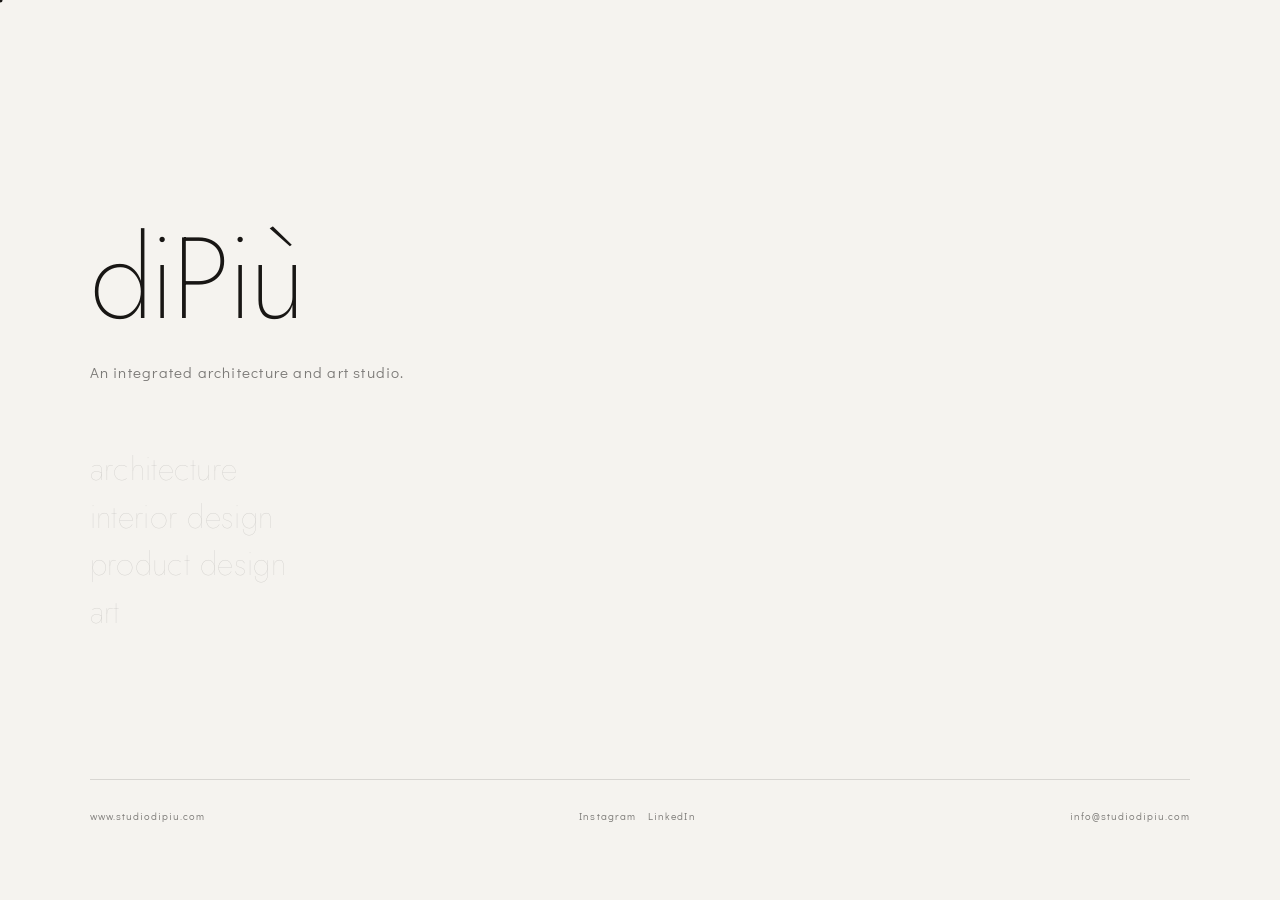
<file: index.html>
<!DOCTYPE html>
<html lang="en">
<head>
  <meta charset="UTF-8" />
  <meta name="viewport" content="width=device-width, initial-scale=1.0" />
  <meta name="description" content="diPiù — An integrated architecture and art studio." />
  <meta name="theme-color" content="#f5f3ef" />
  <title>diPiù — Architecture &amp; Art Studio</title>
  <link rel="preconnect" href="https://fonts.googleapis.com" />
  <link rel="preconnect" href="https://fonts.gstatic.com" crossorigin />
  <link href="https://fonts.googleapis.com/css2?family=Jost:wght@100;200&family=Didact+Gothic&display=swap" rel="stylesheet" />

  <!-- Open Graph -->
  <meta property="og:type"        content="website" />
  <meta property="og:url"         content="https://www.studiodipiu.com/" />
  <meta property="og:title"       content="diPiù — Architecture &amp; Art Studio" />
  <meta property="og:description" content="An integrated architecture and art studio." />
  <meta property="og:image"       content="https://www.studiodipiu.com/og-image.jpg" />

  <!-- Twitter Card -->
  <meta name="twitter:card"        content="summary_large_image" />
  <meta name="twitter:title"       content="diPiù — Architecture &amp; Art Studio" />
  <meta name="twitter:description" content="An integrated architecture and art studio." />
  <meta name="twitter:image"       content="https://www.studiodipiu.com/og-image.jpg" />

  <link rel="stylesheet" href="style.css" />
  <style>
    /* PAGE LAYOUT */
    .page {
      min-height: 100vh;
      display: grid;
      grid-template-rows: 1fr auto;
      padding: clamp(2.5rem, 6vw, 5rem)
               clamp(2rem, 7vw, 7rem)
               clamp(2.5rem, 6vw, 5rem)
               clamp(2rem, 7vw, 7rem);
    }

    .main {
      display: flex;
      flex-direction: column;
      justify-content: center;
    }

    /* ── WORDMARK — "di" then "Più" ── */
    .wordmark {
      font-family: 'Jost', sans-serif;
      font-weight: 200;
      font-size: clamp(3rem, 9vw, 8.5rem);
      letter-spacing: -0.02em;
      line-height: 1;
      color: var(--ink);
    }

    .wm-di {
      display: inline-block;
      opacity: 0;
      transform: translateY(10px);
      animation: fadeUp 0.5s cubic-bezier(0.22,1,0.36,1) 0.2s forwards;
    }

    .wm-piu {
      display: inline-block;
      opacity: 0;
      transform: translateY(10px);
      animation: fadeUp 0.5s cubic-bezier(0.22,1,0.36,1) 0.2s forwards;
    }

    .tagline {
      margin-top: clamp(0.9rem, 2vw, 1.6rem);
      font-family: 'Didact Gothic', sans-serif;
      font-size: clamp(0.75rem, 1.4vw, 0.95rem);
      letter-spacing: 0.08em;
      color: var(--dim);
      opacity: 0;
      transform: translateY(8px);
      animation: fadeUp 0.55s cubic-bezier(0.22,1,0.36,1) 0.6s forwards;
    }

    .disciplines {
      margin-top: clamp(2.5rem, 5vw, 4rem);
      opacity: 0;
      transform: translateY(8px);
      animation: fadeUp 0.55s cubic-bezier(0.22,1,0.36,1) 0s forwards;
    }

    .discipline-track {
      display: flex;
      flex-direction: column;
      gap: 0.1em;
    }

    .discipline-item {
      font-family: 'Jost', sans-serif;
      font-weight: 100;
      font-size: clamp(1.1rem, 2.6vw, 2rem);
      letter-spacing: 0.01em;
      color: var(--ink);
      text-decoration: none;
      opacity: 0.2;
      transition: opacity 0.5s ease;
    }
    .discipline-item.is-active { opacity: 1; }
    .discipline-item:hover     { opacity: 0.65; }

    /* Footer animation (page-specific timing) */
    footer {
      opacity: 0;
      transform: translateY(8px);
      animation: fadeUp 0.55s cubic-bezier(0.22,1,0.36,1) 1.4s forwards;
    }

    /* ── ACCENT MARK on "ù" in Più ── */
    .wm-accent-wrap {
      position: relative;
      display: inline-block;
    }
    .wm-accent-mark {
      position: absolute;
      top: -0.1em;
      left: 0.08em;
      font-family: 'Jost', sans-serif;
      font-weight: 200;
      font-size: inherit;
      line-height: 1;
      color: var(--ink);
      display: inline-block;
      transform-origin: center bottom;
      opacity: 0;
      animation: accentFadeIn 0.3s ease-out 0.5s forwards;
    }
    .wm-accent-mark.shake {
      animation: accentShake 0.6s ease-in-out;
    }
    @keyframes accentFadeIn { to { opacity: 1; } }
    @keyframes accentShake {
      0%, 100% { transform: translateX(0)    rotate(0deg);   }
      15%      { transform: translateX(-3px)  rotate(-10deg); }
      30%      { transform: translateX( 3px)  rotate( 10deg); }
      50%      { transform: translateX(-2px)  rotate( -7deg); }
      70%      { transform: translateX( 2px)  rotate(  7deg); }
      85%      { transform: translateX(-1px)  rotate( -3deg); }
    }

    /* ── MOBILE ── */
    @media (max-width: 680px) {
      .footer-social { gap: 0.8em; }
    }
  </style>
</head>
<body>

<div id="c-ring"></div>
<div id="c-dot"></div>

<div class="page">
  <main class="main">
    <h1 class="wordmark">
      <span class="wm-di">di</span><span class="wm-piu">Pi<span class="wm-accent-wrap">u<span class="wm-accent-mark" aria-hidden="true">`</span></span></span>
    </h1>
    <p class="tagline">An integrated architecture and art studio.</p>

    <div class="disciplines">
      <nav class="discipline-track" aria-label="Disciplines">
        <a href="architecture.html"    class="discipline-item">architecture</a>
        <a href="interior-design.html" class="discipline-item">interior design</a>
        <a href="product-design.html"  class="discipline-item">product design</a>
        <a href="art.html"             class="discipline-item">art</a>
      </nav>
    </div>
  </main>

  <footer>
    <span>www.studiodipiu.com</span>
    <div class="footer-social">
      <a href="https://www.instagram.com/studiodipiu" target="_blank" rel="noopener" aria-label="Instagram">Instagram</a>
      <a href="https://www.linkedin.com/company/studiodipiu" target="_blank" rel="noopener" aria-label="LinkedIn">LinkedIn</a>
    </div>
    <a href="mailto:info@studiodipiu.com">info@studiodipiu.com</a>
  </footer>
</div>


<script src="main.js"></script>
<script>
  /* ── Discipline focus rotator + accent shake ── */
  (function () {
    const items  = document.querySelectorAll('.discipline-item');
    const accent = document.querySelector('.wm-accent-mark');
    let current  = 0;
    let paused   = false;

    /* Lock opacity after fade-in so shake can override cleanly */
    setTimeout(() => { if (accent) accent.style.opacity = '1'; }, 900);

    function shake() {
      if (!accent) return;
      accent.classList.remove('shake');
      void accent.offsetWidth;
      accent.classList.add('shake');
    }

    function activate(i) {
      items.forEach((el, j) => el.classList.toggle('is-active', j === i));
    }

    /* Hover: user takes control */
    items.forEach((el, i) => {
      el.addEventListener('mouseenter', () => {
        paused = true;
        activate(i);
      });
      el.addEventListener('mouseleave', () => {
        paused = false;
        current = i; /* resume rotation from this item */
      });
    });

    setTimeout(() => {
      activate(0);
      setInterval(() => {
        if (paused) return;
        current = (current + 1) % items.length;
        activate(current);
        shake();
      }, 2800);
    }, 1800);
  })();
</script>
</body>
</html>
</file>
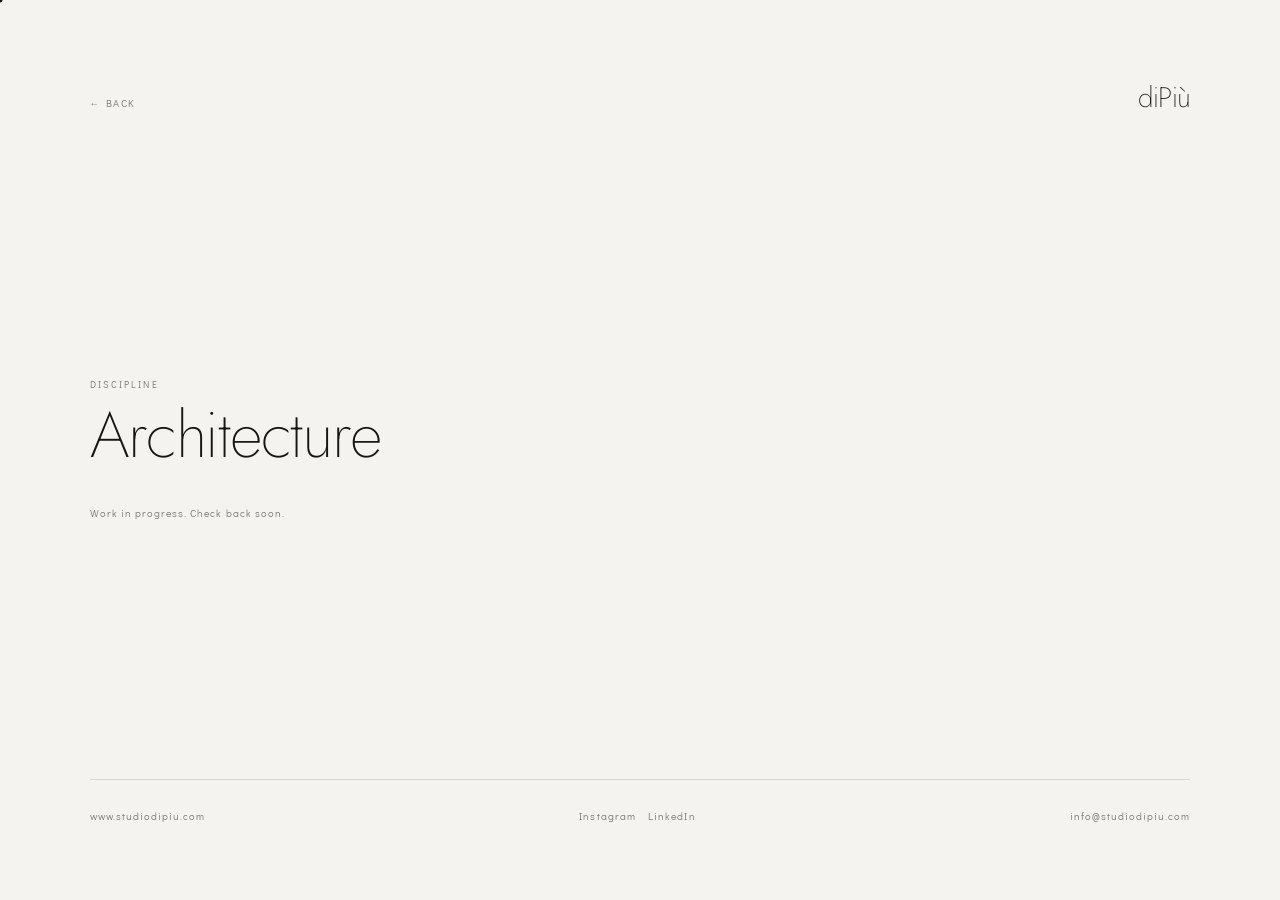
<file: architecture.html>
<!DOCTYPE html>
<html lang="en">
<head>
  <meta charset="UTF-8" />
  <meta name="viewport" content="width=device-width, initial-scale=1.0" />
  <meta name="description" content="Architecture — diPiù studio. Work in progress." />
  <meta name="theme-color" content="#f5f3ef" />
  <title>Architecture — diPiù</title>
  <link rel="preconnect" href="https://fonts.googleapis.com" />
  <link rel="preconnect" href="https://fonts.gstatic.com" crossorigin />
  <link href="https://fonts.googleapis.com/css2?family=Jost:wght@100;200&family=Didact+Gothic&display=swap" rel="stylesheet" />

  <!-- Open Graph -->
  <meta property="og:type"        content="website" />
  <meta property="og:url"         content="https://www.studiodipiu.com/architecture.html" />
  <meta property="og:title"       content="Architecture — diPiù" />
  <meta property="og:description" content="Architecture by diPiù. Work in progress." />
  <meta property="og:image"       content="https://www.studiodipiu.com/og-image.jpg" />

  <!-- Twitter Card -->
  <meta name="twitter:card"        content="summary_large_image" />
  <meta name="twitter:title"       content="Architecture — diPiù" />
  <meta name="twitter:description" content="Architecture by diPiù. Work in progress." />
  <meta name="twitter:image"       content="https://www.studiodipiu.com/og-image.jpg" />

  <link rel="stylesheet" href="style.css" />
  <style>
    .page {
      padding: clamp(2.5rem,6vw,5rem) clamp(2rem,7vw,7rem);
      display: flex;
      flex-direction: column;
      min-height: 100vh;
      gap: clamp(3rem,6vw,5rem);
    }

    header {
      display: flex;
      align-items: baseline;
      justify-content: space-between;
      opacity: 0;
      animation: fadeUp .65s cubic-bezier(.22,1,.36,1) .1s forwards;
    }
    .back {
      font-family: 'Didact Gothic', sans-serif;
      font-size: clamp(.55rem,.9vw,.65rem);
      letter-spacing: .14em;
      text-transform: uppercase;
      color: var(--dim);
      text-decoration: none;
      display: flex;
      align-items: center;
      gap: .5em;
      transition: color .2s;
    }
    .back:hover { color: var(--ink); }
    .back-arrow { font-size: .9em; }
    .wordmark {
      font-family: 'Jost', sans-serif;
      font-weight: 200;
      font-size: clamp(1.1rem,2.2vw,1.8rem);
      letter-spacing: -.02em;
      color: var(--ink);
      text-decoration: none;
    }

    .coming-wrap {
      flex: 1;
      display: flex;
      flex-direction: column;
      justify-content: center;
    }
    .coming-label {
      font-family: 'Didact Gothic', sans-serif;
      font-size: clamp(.52rem,.82vw,.6rem);
      letter-spacing: .22em;
      text-transform: uppercase;
      color: var(--dim);
      margin-bottom: .8rem;
      opacity: 0;
      animation: fadeUp .6s cubic-bezier(.22,1,.36,1) .25s forwards;
    }
    .coming-title {
      font-family: 'Jost', sans-serif;
      font-weight: 200;
      font-size: clamp(2rem,5vw,4.5rem);
      letter-spacing: -.02em;
      line-height: 1;
      color: var(--ink);
    }
    .coming-title .word {
      display: inline-block;
      opacity: 0;
      transform: translateY(14px);
      animation: fadeUp .7s cubic-bezier(.22,1,.36,1) calc(.35s + var(--i) * .17s) forwards;
    }
    .coming-note {
      font-family: 'Didact Gothic', sans-serif;
      font-size: clamp(.55rem,.9vw,.65rem);
      letter-spacing: .1em;
      color: var(--dim);
      margin-top: clamp(1.5rem,3vw,2.5rem);
      opacity: 0;
      animation: fadeUp .7s cubic-bezier(.22,1,.36,1) .7s forwards;
    }

    footer {
      opacity: 0;
      animation: fadeUp .7s cubic-bezier(.22,1,.36,1) .9s forwards;
    }
  </style>
</head>
<body>

<div id="c-ring"></div>
<div id="c-dot"></div>

<div class="page">
  <header>
    <a class="back" href="index.html"><span class="back-arrow">←</span> back</a>
    <a class="wordmark" href="index.html">diPiù</a>
  </header>

  <main class="coming-wrap">
    <p class="coming-label">Discipline</p>
    <h1 class="coming-title">
      <span class="word" style="--i:0">Architecture</span>
    </h1>
    <p class="coming-note">Work in progress. Check back soon.</p>
  </main>

  <footer>
    <span>www.studiodipiu.com</span>
    <div class="footer-social">
      <a href="https://www.instagram.com/studiodipiu" target="_blank" rel="noopener" aria-label="Instagram">Instagram</a>
      <a href="https://www.linkedin.com/company/studiodipiu" target="_blank" rel="noopener" aria-label="LinkedIn">LinkedIn</a>
    </div>
    <a href="mailto:info@studiodipiu.com">info@studiodipiu.com</a>
  </footer>
</div>

<script src="main.js"></script>
</body>
</html>
</file>
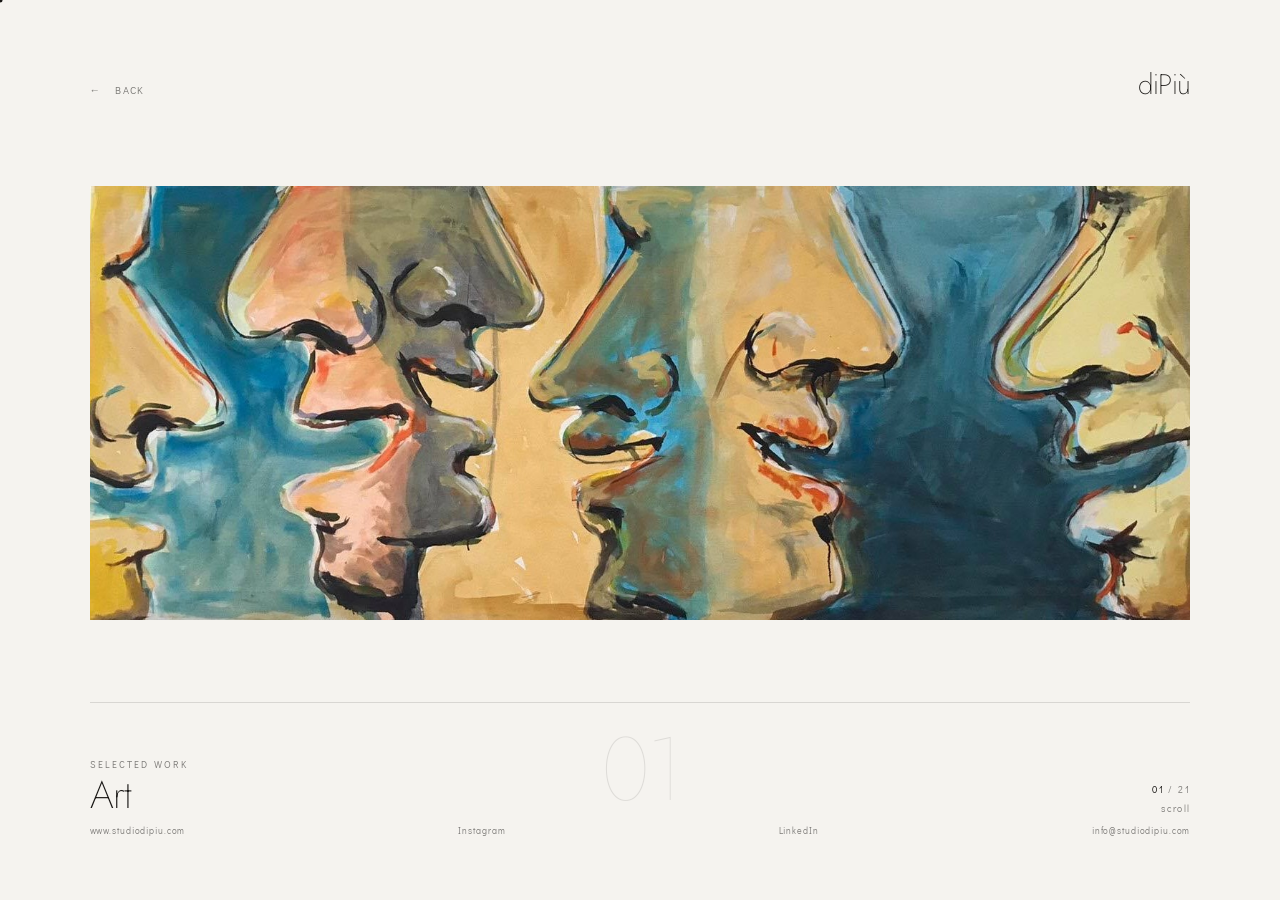
<file: art.html>
<!DOCTYPE html>
<html lang="en">
<head>
  <meta charset="UTF-8" />
  <meta name="viewport" content="width=device-width, initial-scale=1.0" />
  <meta name="description" content="Art — diPiù studio. Selected works." />
  <meta name="theme-color" content="#f5f3ef" />
  <title>Art — diPiù</title>
  <link rel="preconnect" href="https://fonts.googleapis.com" />
  <link rel="preconnect" href="https://fonts.gstatic.com" crossorigin />
  <link href="https://fonts.googleapis.com/css2?family=Jost:wght@100;200&family=Didact+Gothic&display=swap" rel="stylesheet" />

  <!-- Open Graph -->
  <meta property="og:type"        content="website" />
  <meta property="og:url"         content="https://www.studiodipiu.com/art.html" />
  <meta property="og:title"       content="Art — diPiù" />
  <meta property="og:description" content="Selected art works by diPiù." />
  <meta property="og:image"       content="https://www.studiodipiu.com/og-image.jpg" />

  <!-- Twitter Card -->
  <meta name="twitter:card"        content="summary_large_image" />
  <meta name="twitter:title"       content="Art — diPiù" />
  <meta name="twitter:description" content="Selected art works by diPiù." />
  <meta name="twitter:image"       content="https://www.studiodipiu.com/og-image.jpg" />

  <link rel="stylesheet" href="style.css" />
  <style>
    /* ── LOCK PAGE: no body scroll on this page ── */
    html, body { height: 100vh; overflow: hidden; overscroll-behavior: none; }

    /* ── GALLERY: exactly one viewport, scroll captured by JS ── */
    .gallery-section {
      height: 100vh;
      overflow: hidden;
      display: flex;
      flex-direction: column;
    }

    /* ── HEADER ── */
    .gallery-section header {
      flex-shrink: 0;
      display: flex;
      align-items: baseline;
      justify-content: space-between;
      padding: clamp(2rem,5vw,4rem) clamp(2rem,7vw,7rem) 0;
      opacity: 0;
      animation: fadeUp .5s cubic-bezier(.22,1,.36,1) .05s forwards;
    }
    .back {
      font-family: 'Didact Gothic', sans-serif;
      font-size: clamp(.55rem,.9vw,.65rem);
      letter-spacing: .14em;
      text-transform: uppercase;
      color: var(--dim);
      text-decoration: none;
      display: flex;
      align-items: center;
      gap: .5em;
      transition: color .2s;
    }
    .back:hover { color: var(--ink); }
    .wordmark {
      font-family: 'Jost', sans-serif;
      font-weight: 200;
      font-size: clamp(1.1rem,2.2vw,1.8rem);
      letter-spacing: -.02em;
      color: var(--ink);
      text-decoration: none;
    }

    /* ── IMAGE STAGE ── */
    .image-stage {
      flex: 1;
      position: relative;
      overflow: hidden;
      margin: clamp(1rem,2vw,1.8rem) clamp(2rem,7vw,7rem);
      opacity: 0;
      animation: fadeUp .6s cubic-bezier(.22,1,.36,1) .2s forwards;
    }

    /* all images stacked; each fades in/out with a subtle vertical shift */
    .art-img {
      position: absolute;
      inset: 0;
      width: 100%;
      height: 100%;
      object-fit: contain;
      opacity: 0;
      transition:
        opacity   .5s cubic-bezier(.4,0,.2,1),
        transform .5s cubic-bezier(.22,1,.36,1);
    }

    /* entering from below (default / scrolling down) */
    .art-img.will-enter      { transform: translateY(14px); }
    /* entering from above (scrolling up) */
    .art-img.will-enter-up   { transform: translateY(-14px); }
    /* visible */
    .art-img.is-visible      { opacity: 1; transform: translateY(0); }
    /* exiting upward (scrolling down) */
    .art-img.is-exit-up      { opacity: 0; transform: translateY(-14px); }
    /* exiting downward (scrolling up) */
    .art-img.is-exit-down    { opacity: 0; transform: translateY(14px); }

    /* ── BOTTOM BAR ── */
    .gallery-foot {
      flex-shrink: 0;
      padding: 0 clamp(2rem,7vw,7rem) clamp(2rem,5vw,4rem);
      opacity: 0;
      animation: fadeUp .5s cubic-bezier(.22,1,.36,1) .35s forwards;
    }

    .g-bar {
      height: 1px;
      background: var(--line);
      overflow: hidden;
      margin-bottom: clamp(.9rem,1.8vw,1.4rem);
    }
    .g-bar-fill {
      height: 100%;
      width: 0%;
      background: var(--ink);
      opacity: .28;
      transition: width .4s cubic-bezier(.22,1,.36,1);
    }

    .g-row {
      display: grid;
      grid-template-columns: 1fr auto 1fr;
      align-items: end;
    }

    .g-label {
      font-family: 'Didact Gothic', sans-serif;
      font-size: clamp(.52rem,.82vw,.6rem);
      letter-spacing: .22em;
      text-transform: uppercase;
      color: var(--dim);
      margin-bottom: .3rem;
    }
    .g-title {
      font-family: 'Jost', sans-serif;
      font-weight: 200;
      font-size: clamp(1.4rem,3vw,2.6rem);
      letter-spacing: -.02em;
      line-height: 1;
      color: var(--ink);
    }

    /* large ghost index — purely decorative */
    .g-index {
      font-family: 'Jost', sans-serif;
      font-weight: 100;
      font-size: clamp(3rem,7vw,6rem);
      letter-spacing: -.04em;
      line-height: 1;
      color: var(--ink);
      opacity: .1;
      text-align: center;
      transition: opacity .2s;
    }

    .g-right {
      text-align: right;
      display: flex;
      flex-direction: column;
      align-items: flex-end;
      gap: .35rem;
    }
    .g-count {
      font-family: 'Didact Gothic', sans-serif;
      font-size: clamp(.52rem,.82vw,.6rem);
      letter-spacing: .18em;
      color: var(--dim);
    }
    .g-count .cur {
      color: var(--ink);
      display: inline-block;
      transition: opacity .18s;
    }
    .g-hint {
      font-family: 'Didact Gothic', sans-serif;
      font-size: clamp(.52rem,.82vw,.6rem);
      letter-spacing: .14em;
      color: var(--dim);
      transition: opacity .4s;
    }
    .g-hint.gone { opacity: 0; }

    /* ── FOOTER LINKS row inside bottom bar ── */
    .g-links {
      display: flex;
      justify-content: space-between;
      margin-top: .65rem;
      font-family: 'Didact Gothic', sans-serif;
      font-size: clamp(.48rem,.72vw,.55rem);
      letter-spacing: .1em;
      color: var(--dim);
    }
    .g-links a { color: inherit; text-decoration: none; transition: color .2s; }
    .g-links a:hover { color: var(--ink); }

    /* ── MOBILE: swipe-driven, no wheel capture ── */
    @media (max-width: 680px) {
      html, body { overflow: hidden; }
      .g-index { display: none; }
      .g-row   { grid-template-columns: 1fr auto; }
      .g-links { flex-wrap: wrap; gap: .4rem .8rem; justify-content: flex-start; }
    }
  </style>
</head>
<body>

<div id="c-ring"></div>
<div id="c-dot"></div>
<div id="c-hint"></div>

<div class="gallery-section" id="gallerySection">

  <header>
    <a class="back" href="index.html"><span>←</span>&ensp;back</a>
    <a class="wordmark" href="index.html">diPiù</a>
  </header>

  <div class="image-stage">
    <img class="art-img" src="art/101272588_1481291502058572_6304339566153170944_n.jpg" alt="Art — diPiù" />
    <img class="art-img" src="art/100689059_2569187483411351_1013599147846008832_n.jpg"  alt="Art — diPiù" loading="lazy" />
    <img class="art-img" src="art/100851848_345633346401891_1159393410436562944_n.jpg"  alt="Art — diPiù" loading="lazy" />
    <img class="art-img" src="art/100948051_543488013200551_8856640116777549824_n.jpg"  alt="Art — diPiù" loading="lazy" />
    <img class="art-img" src="art/100997084_279173006538327_1806721561210650624_n.jpg"  alt="Art — diPiù" loading="lazy" />
    <img class="art-img" src="art/101601789_249238463004605_3181211486496227328_n.jpg"  alt="Art — diPiù" loading="lazy" />
    <img class="art-img" src="art/101607156_737393210362206_2543032865898102784_n.jpg"  alt="Art — diPiù" loading="lazy" />
    <img class="art-img" src="art/101710128_194037775084477_4501880201638051840_n.jpg"  alt="Art — diPiù" loading="lazy" />
    <img class="art-img" src="art/82689543_3124046434321900_395731676698771456_n.jpg"   alt="Art — diPiù" loading="lazy" />
    <img class="art-img" src="art/84109812_277979696923030_5298829160280489984_n.jpg"   alt="Art — diPiù" loading="lazy" />
    <img class="art-img" src="art/85145135_581360246090337_7678776955398782976_n.jpg"   alt="Art — diPiù" loading="lazy" />
    <img class="art-img" src="art/92556719_2592638497660751_4621722549544288256_n.jpg"  alt="Art — diPiù" loading="lazy" />
    <img class="art-img" src="art/92611814_217898795971816_6276681905207246848_n.jpg"   alt="Art — diPiù" loading="lazy" />
    <img class="art-img" src="art/94780217_2533716866877780_940119756424347648_n.jpg"   alt="Art — diPiù" loading="lazy" />
    <img class="art-img" src="art/95829499_1150755728601662_5305255578111574016_n.jpg"  alt="Art — diPiù" loading="lazy" />
    <img class="art-img" src="art/95989805_613249399277631_4628423879642054656_n.jpg"   alt="Art — diPiù" loading="lazy" />
    <img class="art-img" src="art/98018259_592782691444977_793410962152488960_n.jpg"    alt="Art — diPiù" loading="lazy" />
    <img class="art-img" src="art/IMG_0237.JPG.jpeg" alt="Art — diPiù" loading="lazy" />
    <img class="art-img" src="art/IMG_0238.JPG.jpeg" alt="Art — diPiù" loading="lazy" />
    <img class="art-img" src="art/IMG_0239.JPG.jpeg" alt="Art — diPiù" loading="lazy" />
    <img class="art-img" src="art/IMG_0240.JPG.jpeg" alt="Art — diPiù" loading="lazy" />
  </div>

  <div class="gallery-foot">
    <div class="g-bar"><div class="g-bar-fill" id="gFill"></div></div>
    <div class="g-row">
      <div>
        <p class="g-label">Selected work</p>
        <p class="g-title">Art</p>
      </div>
      <div class="g-index" id="gIndex" aria-hidden="true">01</div>
      <div class="g-right">
        <span class="g-count" aria-live="polite" aria-atomic="true">
          <span class="cur" id="gCur">01</span>&thinsp;/&thinsp;21
        </span>
        <span class="g-hint" id="gHint">scroll</span>
      </div>
    </div>
    <div class="g-links">
      <span>www.studiodipiu.com</span>
      <a href="https://www.instagram.com/studiodipiu" target="_blank" rel="noopener">Instagram</a>
      <a href="https://www.linkedin.com/company/studiodipiu" target="_blank" rel="noopener">LinkedIn</a>
      <a href="mailto:info@studiodipiu.com">info@studiodipiu.com</a>
    </div>
  </div>

</div>

<script src="main.js"></script>
<script>
(function () {
  const images  = Array.from(document.querySelectorAll('.art-img'));
  const fill    = document.getElementById('gFill');
  const curEl   = document.getElementById('gCur');
  const indexEl = document.getElementById('gIndex');
  const hint    = document.getElementById('gHint');
  const total   = images.length;

  let idx        = 0;       // current image index
  let busy       = false;   // true while a gesture is in progress
  let wheelTimer = null;    // trailing debounce timer
  let hintGone   = false;

  function pad(n) { return String(n + 1).padStart(2, '0'); }

  /* ── Show image, direction: 1 = forward (down), -1 = backward (up) ── */
  function show(newIdx, dir) {
    if (newIdx === idx) return;
    const prev = images[idx];
    const next = images[newIdx];

    // Position incoming image off-screen in the direction it arrives from
    next.classList.remove('will-enter', 'will-enter-up', 'is-visible', 'is-exit-up', 'is-exit-down');
    next.classList.add(dir > 0 ? 'will-enter' : 'will-enter-up');

    // Force reflow so the starting position is applied before transition
    void next.offsetWidth;

    // Animate outgoing
    prev.classList.remove('is-visible');
    prev.classList.add(dir > 0 ? 'is-exit-up' : 'is-exit-down');

    // Animate incoming
    next.classList.remove('will-enter', 'will-enter-up');
    next.classList.add('is-visible');

    idx = newIdx;

    // Counter
    curEl.style.opacity = '0';
    setTimeout(() => { curEl.textContent = pad(idx); curEl.style.opacity = '1'; }, 120);
    indexEl.textContent = pad(idx);

    // Progress bar
    fill.style.width = ((idx / (total - 1)) * 100) + '%';
  }

  /* ── Advance / retreat ── */
  function step(dir) {
    if (dir > 0 && idx === total - 1) return;
    if (dir < 0 && idx === 0)         return;

    show(idx + dir, dir);

    if (!hintGone) { hint.classList.add('gone'); hintGone = true; }
  }

  /* ── Wheel: trailing debounce so one gesture = one image change ──
     The first event in a gesture fires immediately; busy stays true
     until 260 ms after the last event in that gesture.              */
  window.addEventListener('wheel', (e) => {
    e.preventDefault();

    if (!busy) {
      step(e.deltaY > 0 ? 1 : -1);
      busy = true;
    }

    clearTimeout(wheelTimer);
    wheelTimer = setTimeout(() => { busy = false; }, 260);
  }, { passive: false, capture: true });

  /* ── Keyboard ── */
  window.addEventListener('keydown', (e) => {
    if (e.key === 'ArrowDown' || e.key === 'ArrowRight') { e.preventDefault(); step(1);  }
    if (e.key === 'ArrowUp'   || e.key === 'ArrowLeft')  { e.preventDefault(); step(-1); }
  });

  /* ── Touch ── */
  let touchY0 = 0;
  let touchActive = false;
  window.addEventListener('touchstart', (e) => {
    touchY0 = e.touches[0].clientY;
    touchActive = true;
  }, { passive: true });
  window.addEventListener('touchend', (e) => {
    if (!touchActive) return;
    touchActive = false;
    const dy = touchY0 - e.changedTouches[0].clientY;
    if (Math.abs(dy) > 40) step(dy > 0 ? 1 : -1);
  }, { passive: true });

  /* ── Init: show first image ── */
  images[0].classList.add('is-visible');
  fill.style.width = '0%';
})();
</script>
</body>
</html>
</file>
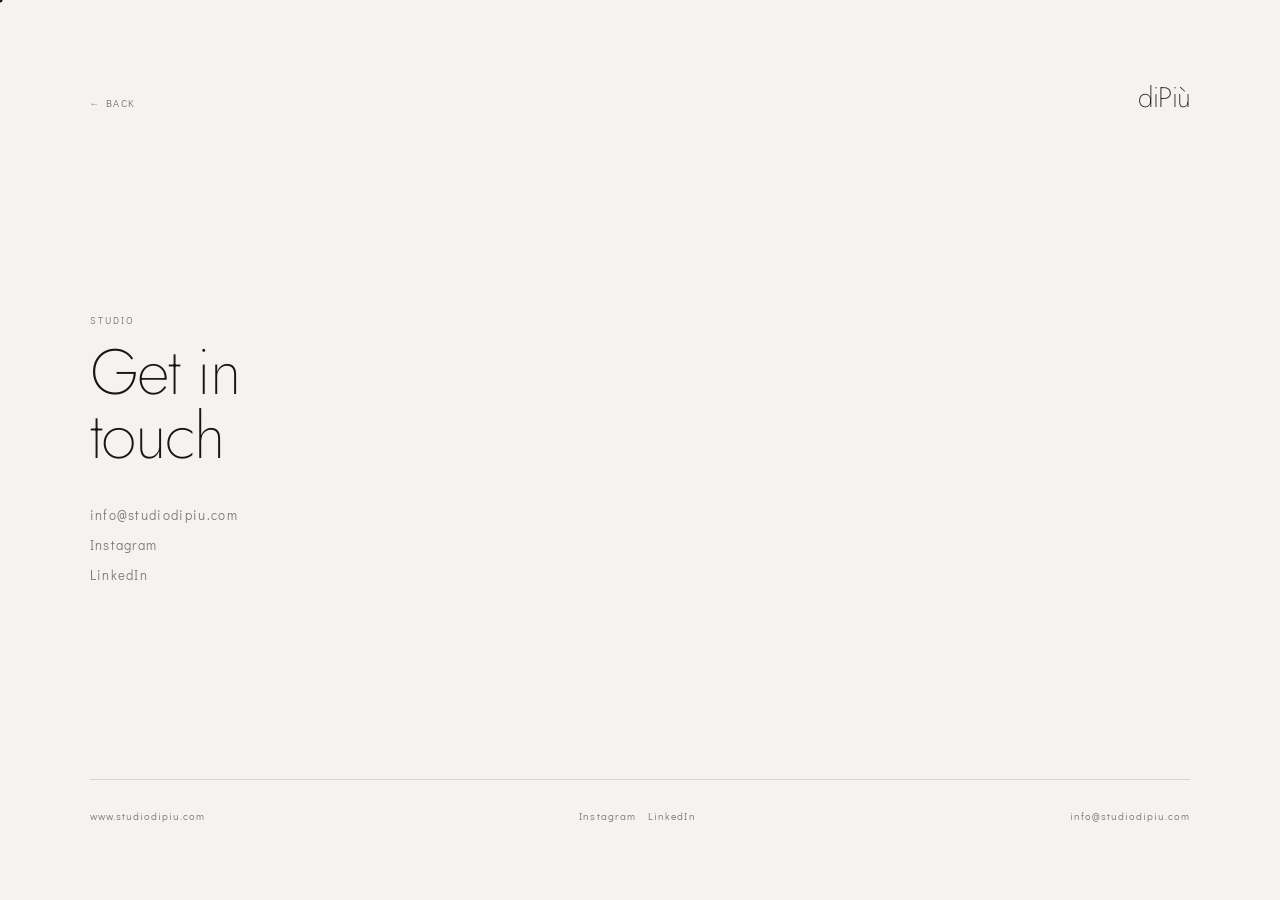
<file: contact.html>
<!DOCTYPE html>
<html lang="en">
<head>
  <meta charset="UTF-8" />
  <meta name="viewport" content="width=device-width, initial-scale=1.0" />
  <meta name="description" content="Contact diPiù — an integrated architecture and art studio." />
  <meta name="theme-color" content="#f5f3ef" />
  <title>Contact — diPiù</title>
  <link rel="preconnect" href="https://fonts.googleapis.com" />
  <link rel="preconnect" href="https://fonts.gstatic.com" crossorigin />
  <link href="https://fonts.googleapis.com/css2?family=Jost:wght@100;200&family=Didact+Gothic&display=swap" rel="stylesheet" />

  <!-- Open Graph -->
  <meta property="og:type"        content="website" />
  <meta property="og:url"         content="https://www.studiodipiu.com/contact.html" />
  <meta property="og:title"       content="Contact — diPiù" />
  <meta property="og:description" content="Get in touch with diPiù — an integrated architecture and art studio." />
  <meta property="og:image"       content="https://www.studiodipiu.com/og-image.jpg" />

  <!-- Twitter Card -->
  <meta name="twitter:card"        content="summary_large_image" />
  <meta name="twitter:title"       content="Contact — diPiù" />
  <meta name="twitter:description" content="Get in touch with diPiù — an integrated architecture and art studio." />
  <meta name="twitter:image"       content="https://www.studiodipiu.com/og-image.jpg" />

  <link rel="stylesheet" href="style.css" />
  <style>
    .page {
      padding: clamp(2.5rem,6vw,5rem) clamp(2rem,7vw,7rem);
      display: flex;
      flex-direction: column;
      min-height: 100vh;
      gap: clamp(3rem,6vw,5rem);
    }

    header {
      display: flex;
      align-items: baseline;
      justify-content: space-between;
      opacity: 0;
      animation: fadeUp .65s cubic-bezier(.22,1,.36,1) .1s forwards;
    }
    .back {
      font-family: 'Didact Gothic', sans-serif;
      font-size: clamp(.55rem,.9vw,.65rem);
      letter-spacing: .14em;
      text-transform: uppercase;
      color: var(--dim);
      text-decoration: none;
      display: flex;
      align-items: center;
      gap: .5em;
      transition: color .2s;
    }
    .back:hover { color: var(--ink); }
    .back-arrow { font-size: .9em; }
    .wordmark {
      font-family: 'Jost', sans-serif;
      font-weight: 200;
      font-size: clamp(1.1rem,2.2vw,1.8rem);
      letter-spacing: -.02em;
      color: var(--ink);
      text-decoration: none;
    }

    .contact-wrap {
      flex: 1;
      display: flex;
      flex-direction: column;
      justify-content: center;
    }
    .contact-label {
      font-family: 'Didact Gothic', sans-serif;
      font-size: clamp(.52rem,.82vw,.6rem);
      letter-spacing: .22em;
      text-transform: uppercase;
      color: var(--dim);
      margin-bottom: .8rem;
      opacity: 0;
      animation: fadeUp .6s cubic-bezier(.22,1,.36,1) .25s forwards;
    }
    .contact-title {
      font-family: 'Jost', sans-serif;
      font-weight: 200;
      font-size: clamp(2rem,5vw,4.5rem);
      letter-spacing: -.02em;
      line-height: 1;
      color: var(--ink);
    }
    .contact-title .word {
      display: inline-block;
      opacity: 0;
      transform: translateY(14px);
      animation: fadeUp .7s cubic-bezier(.22,1,.36,1) calc(.35s + var(--i) * .17s) forwards;
    }
    .contact-lines {
      margin-top: clamp(1.5rem,3vw,2.5rem);
      display: flex;
      flex-direction: column;
      gap: .8rem;
      opacity: 0;
      animation: fadeUp .7s cubic-bezier(.22,1,.36,1) .7s forwards;
    }
    .contact-item {
      font-family: 'Didact Gothic', sans-serif;
      font-size: clamp(.7rem,1.1vw,.82rem);
      letter-spacing: .1em;
      color: var(--dim);
    }
    .contact-item a {
      color: inherit;
      text-decoration: none;
      transition: color .2s;
    }
    .contact-item a:hover { color: var(--ink); }

    footer {
      opacity: 0;
      animation: fadeUp .7s cubic-bezier(.22,1,.36,1) .9s forwards;
    }
  </style>
</head>
<body>

<div id="c-ring"></div>
<div id="c-dot"></div>

<div class="page">
  <header>
    <a class="back" href="index.html"><span class="back-arrow">←</span> back</a>
    <a class="wordmark" href="index.html">diPiù</a>
  </header>

  <main class="contact-wrap">
    <p class="contact-label">Studio</p>
    <h1 class="contact-title">
      <span class="word" style="--i:0">Get in</span><br>
      <span class="word" style="--i:1">touch</span>
    </h1>
    <div class="contact-lines">
      <p class="contact-item"><a href="mailto:info@studiodipiu.com">info@studiodipiu.com</a></p>
      <p class="contact-item"><a href="https://www.instagram.com/studiodipiu" target="_blank" rel="noopener">Instagram</a></p>
      <p class="contact-item"><a href="https://www.linkedin.com/company/studiodipiu" target="_blank" rel="noopener">LinkedIn</a></p>
    </div>
  </main>

  <footer>
    <span>www.studiodipiu.com</span>
    <div class="footer-social">
      <a href="https://www.instagram.com/studiodipiu" target="_blank" rel="noopener" aria-label="Instagram">Instagram</a>
      <a href="https://www.linkedin.com/company/studiodipiu" target="_blank" rel="noopener" aria-label="LinkedIn">LinkedIn</a>
    </div>
    <a href="mailto:info@studiodipiu.com">info@studiodipiu.com</a>
  </footer>
</div>

<script src="main.js"></script>
</body>
</html>
</file>
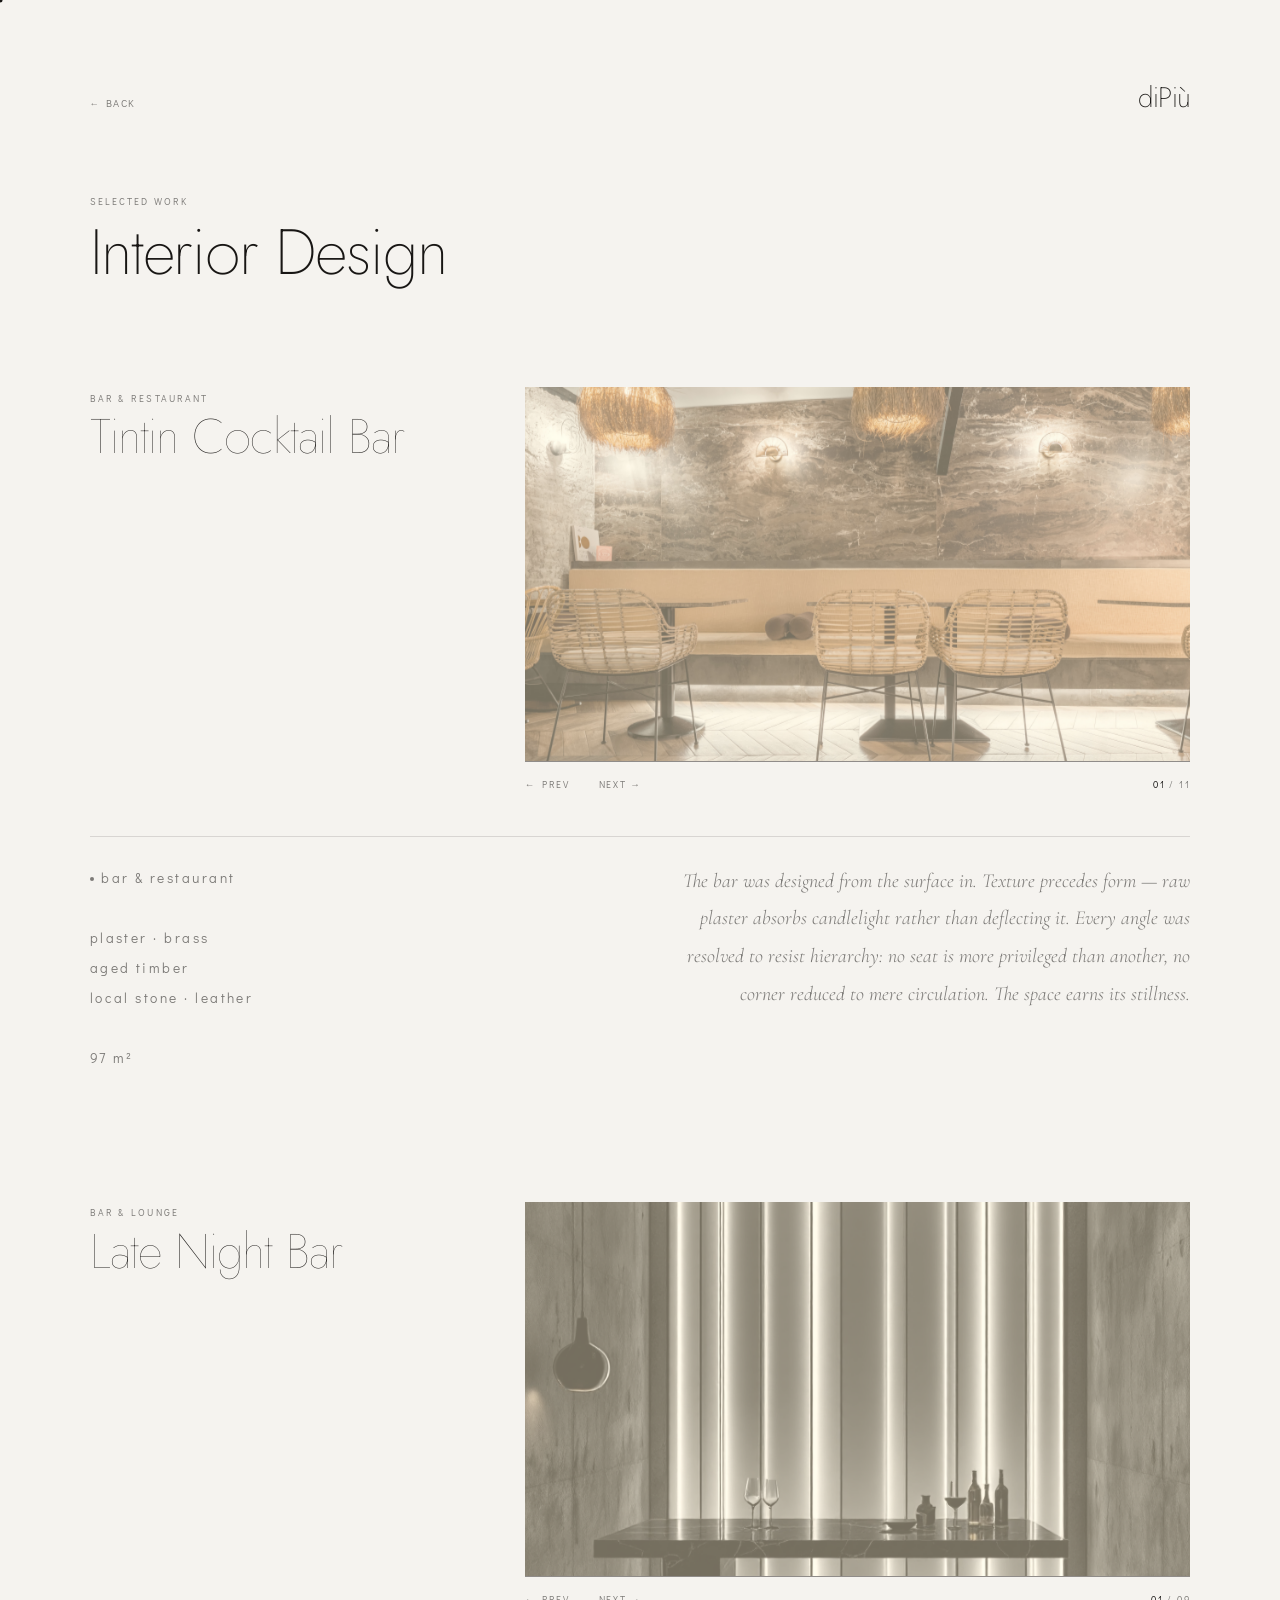
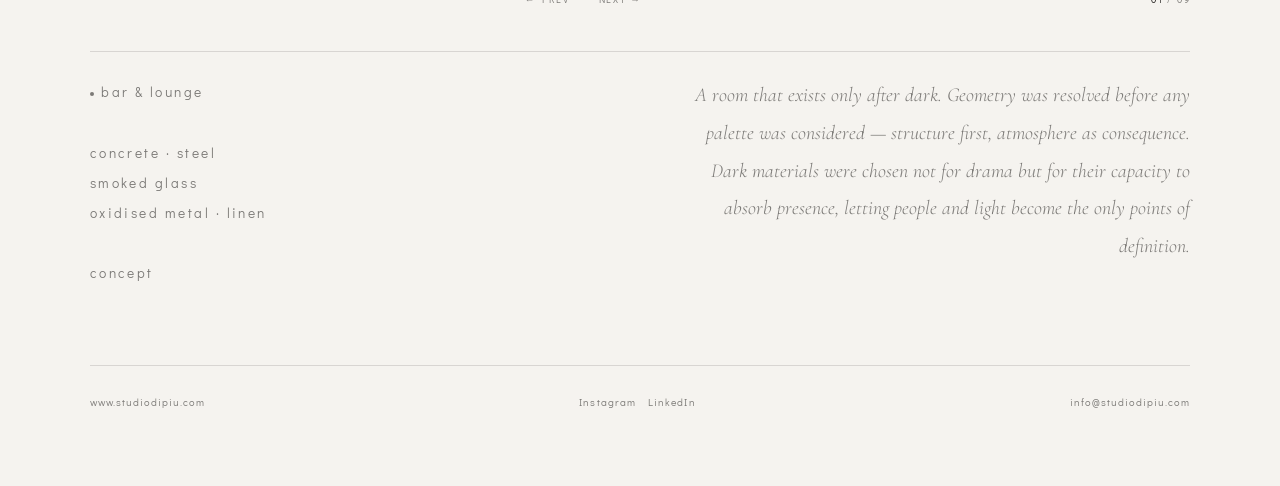
<file: interior-design.html>
<!DOCTYPE html>
<html lang="en">
<head>
  <meta charset="UTF-8" />
  <meta name="viewport" content="width=device-width, initial-scale=1.0" />
  <meta name="description" content="Interior Design projects by diPiù — bars, restaurants and residential spaces in Kosovo." />
  <meta name="theme-color" content="#f5f3ef" />
  <title>Interior Design — diPiù</title>
  <link rel="preconnect" href="https://fonts.googleapis.com" />
  <link rel="preconnect" href="https://fonts.gstatic.com" crossorigin />
  <link href="https://fonts.googleapis.com/css2?family=Cormorant+Garamond:ital,wght@1,300&family=Jost:wght@100;200&family=Didact+Gothic&display=swap" rel="stylesheet" />

  <!-- Open Graph -->
  <meta property="og:type"        content="website" />
  <meta property="og:url"         content="https://www.studiodipiu.com/interior-design.html" />
  <meta property="og:title"       content="Interior Design — diPiù" />
  <meta property="og:description" content="Interior design projects: Tintin Cocktail Bar, Late Night Bar." />
  <meta property="og:image"       content="https://www.studiodipiu.com/og-image-interior.jpg" />

  <!-- Twitter Card -->
  <meta name="twitter:card"        content="summary_large_image" />
  <meta name="twitter:title"       content="Interior Design — diPiù" />
  <meta name="twitter:description" content="Interior design projects: Tintin Cocktail Bar, Late Night Bar." />
  <meta name="twitter:image"       content="https://www.studiodipiu.com/og-image-interior.jpg" />

  <link rel="stylesheet" href="style.css" />
  <style>
    /* ── PAGE ── */
    .page {
      padding: clamp(2.5rem,6vw,5rem) clamp(2rem,7vw,7rem);
      display: flex;
      flex-direction: column;
      gap: clamp(3rem,6vw,5rem);
    }

    /* ── HEADER ── */
    header {
      display: flex;
      align-items: baseline;
      justify-content: space-between;
      opacity: 0;
      animation: fadeUp .65s cubic-bezier(.22,1,.36,1) .1s forwards;
    }
    .back {
      font-family: 'Didact Gothic', sans-serif;
      font-size: clamp(.55rem,.9vw,.65rem);
      letter-spacing: .14em;
      text-transform: uppercase;
      color: var(--dim);
      text-decoration: none;
      display: flex;
      align-items: center;
      gap: .5em;
      transition: color .2s;
    }
    .back:hover { color: var(--ink); }
    .back-arrow { font-size: .9em; }
    .wordmark {
      font-family: 'Jost', sans-serif;
      font-weight: 200;
      font-size: clamp(1.1rem,2.2vw,1.8rem);
      letter-spacing: -.02em;
      color: var(--ink);
      text-decoration: none;
    }

    /* ── DISCIPLINE INTRO ── */
    .discipline-label {
      font-family: 'Didact Gothic', sans-serif;
      font-size: clamp(.52rem,.82vw,.6rem);
      letter-spacing: .22em;
      text-transform: uppercase;
      color: var(--dim);
      margin-bottom: .8rem;
      opacity: 0;
      animation: fadeUp .6s cubic-bezier(.22,1,.36,1) .25s forwards;
    }
    .discipline-title {
      font-family: 'Jost', sans-serif;
      font-weight: 200;
      font-size: clamp(2rem,5vw,4.5rem);
      letter-spacing: -.02em;
      line-height: 1;
      color: var(--ink);
    }
    .discipline-title .word {
      display: inline-block;
      opacity: 0;
      transform: translateY(14px);
      animation: fadeUp .7s cubic-bezier(.22,1,.36,1) calc(.35s + var(--i) * .17s) forwards;
    }

    /* ── PROJECTS ── */
    .projects {
      display: flex;
      flex-direction: column;
      gap: clamp(5rem,10vw,9rem);
      margin-top: clamp(4rem,8vw,7rem);
    }

    /* project wrappers — column: row on top, description below */
    .project-load {
      opacity: 0;
      animation: fadeUp .7s cubic-bezier(.22,1,.36,1) .65s forwards;
      display: flex;
      flex-direction: column;
      gap: clamp(2rem,3.5vw,3rem);
    }
    .project-scroll {
      opacity: 0;
      transform: translateY(28px);
      transition: opacity .95s cubic-bezier(.22,1,.36,1),
                  transform .95s cubic-bezier(.22,1,.36,1);
      display: flex;
      flex-direction: column;
      gap: clamp(2rem,3.5vw,3rem);
    }
    .project-scroll.visible { opacity: 1; transform: translateY(0); }

    /* inner row: title + slider side by side */
    .project-row {
      display: flex;
      flex-direction: row;
      align-items: flex-start;
      gap: clamp(2rem,4vw,5rem);
    }

    .project-meta {
      flex: 0 0 clamp(220px, 30vw, 440px);
      padding-top: .3rem;
    }
    .project-type {
      font-family: 'Didact Gothic', sans-serif;
      font-size: clamp(.52rem,.82vw,.6rem);
      letter-spacing: .22em;
      text-transform: uppercase;
      color: var(--dim);
      margin-bottom: .45rem;
    }
    .project-title {
      font-family: 'Jost', sans-serif;
      font-weight: 100;
      font-size: clamp(1.6rem,3.8vw,3.2rem);
      letter-spacing: -.02em;
      line-height: 1;
      color: var(--ink);
      white-space: nowrap;
    }

    /* ── DESCRIPTION ── */
    .project-desc {
      display: flex;
      justify-content: space-between;
      align-items: flex-start;
      gap: clamp(2rem,5vw,6rem);
      padding-top: 1.6rem;
      border-top: 1px solid var(--line);
    }
    .desc-meta {
      font-family: 'Didact Gothic', sans-serif;
      font-size: clamp(.70rem,1.07vw,.87rem);
      letter-spacing: .18em;
      text-transform: lowercase;
      color: var(--dim);
      line-height: 2.2;
      flex-shrink: 0;
    }
    .desc-dot {
      display: inline-block;
      width: 4px;
      height: 4px;
      border-radius: 50%;
      background: var(--dim);
      margin-right: .55em;
      vertical-align: middle;
      flex-shrink: 0;
    }
    .desc-note {
      font-family: 'Cormorant Garamond', Georgia, serif;
      font-style: italic;
      font-weight: 300;
      font-size: clamp(1.05rem,1.55vw,1.25rem);
      color: rgba(24,22,20,0.55);
      line-height: 1.9;
      max-width: 520px;
      text-align: right;
    }

    /* ── SLIDER ── */
    .slider { position: relative; flex: 1; min-width: 0; margin-left: auto; }

    .slider-viewport {
      position: relative;
      width: 100%;
      aspect-ratio: 16/9;
      overflow: hidden;
      background: var(--line);
    }

    .slide {
      position: absolute;
      inset: 0;
      opacity: 0;
      transition: opacity .9s cubic-bezier(.4,0,.2,1);
      overflow: hidden;
    }
    .slide.is-active { opacity: 1; z-index: 1; }

    .slide img {
      width: 100%;
      height: 100%;
      object-fit: cover;
      display: block;
      filter: grayscale(8%);
      transform: scale(1);
    }
    .slide.is-active img { animation: kenBurns 8s ease-out forwards; }
    @keyframes kenBurns {
      from { transform: scale(1.00); }
      to   { transform: scale(1.06); }
    }

    .slider-bar { height: 1px; background: var(--line); overflow: hidden; }
    .slider-bar-fill { height: 100%; width: 0%; background: rgba(24,22,20,.38); }

    .slider-controls {
      display: flex;
      align-items: center;
      justify-content: space-between;
      padding-top: 1rem;
    }
    .slider-nav { display: flex; gap: 1.8rem; }
    .s-btn {
      background: none;
      border: none;
      cursor: none;
      font-family: 'Didact Gothic', sans-serif;
      font-size: clamp(.52rem,.82vw,.6rem);
      letter-spacing: .18em;
      text-transform: uppercase;
      color: var(--dim);
      padding: 0;
      transition: color .2s;
    }
    .s-btn:hover { color: var(--ink); }
    .slider-count {
      font-family: 'Didact Gothic', sans-serif;
      font-size: clamp(.52rem,.82vw,.6rem);
      letter-spacing: .18em;
      color: var(--dim);
    }
    .slider-count .cur { color: var(--ink); display: inline-block; transition: opacity .25s; }

    /* Footer animation (page-specific timing) */
    footer {
      opacity: 0;
      animation: fadeUp .7s cubic-bezier(.22,1,.36,1) .9s forwards;
    }

    /* ── MOBILE ── */
    @media (max-width: 680px) {
      .project-row { flex-direction: column; }
      .project-title { white-space: normal; }
      .slider { flex: none; width: 100%; margin: 0; }
      .slider-viewport { aspect-ratio: 4/3; }
      .project-desc { flex-direction: column; gap: 1.5rem; }
      .desc-note { text-align: left; max-width: 100%; }
    }
  </style>
</head>
<body>

<div id="c-ring"></div>
<div id="c-dot"></div>
<div id="c-hint"></div>

<div class="page">

  <header>
    <a class="back" href="index.html"><span class="back-arrow">←</span> back</a>
    <a class="wordmark" href="index.html">diPiù</a>
  </header>

  <main>

    <div>
      <p class="discipline-label">Selected work</p>
      <h1 class="discipline-title">
        <span class="word" style="--i:0">Interior</span>
        <span class="word" style="--i:1">Design</span>
      </h1>
    </div>

    <div class="projects">

      <!-- ── Tintin Cocktail Bar ── -->
      <div class="project-load">

        <div class="project-row">
          <div class="project-meta">
            <p class="project-type">Bar &amp; Restaurant</p>
            <h2 class="project-title">Tintin Cocktail Bar</h2>
          </div>
          <div class="slider">
            <div class="slider-viewport">
              <div class="slide is-active"><img src="interior%20design/tintin%20cocktail%20bar/edited/17_FORTESA%20HOME_tintin.jpg" alt="Tintin Cocktail Bar — render" /></div>
              <div class="slide"><img src="interior%20design/tintin%20cocktail%20bar/edited/1_FORTESA%20HOME_tintin.jpg"  alt="Tintin Cocktail Bar — render" loading="lazy" /></div>
              <div class="slide"><img src="interior%20design/tintin%20cocktail%20bar/edited/5_FORTESA%20HOME_tintin.jpg"  alt="Tintin Cocktail Bar — render" loading="lazy" /></div>
              <div class="slide"><img src="interior%20design/tintin%20cocktail%20bar/edited/9_FORTESA%20HOME_tintin.jpg"  alt="Tintin Cocktail Bar — render" loading="lazy" /></div>
              <div class="slide"><img src="interior%20design/tintin%20cocktail%20bar/edited/AX2A9561.jpg"                 alt="Tintin Cocktail Bar" loading="lazy" /></div>
              <div class="slide"><img src="interior%20design/tintin%20cocktail%20bar/edited/AX2A9572.jpg"                 alt="Tintin Cocktail Bar" loading="lazy" /></div>
              <div class="slide"><img src="interior%20design/tintin%20cocktail%20bar/edited/AX2A9614.jpg"                 alt="Tintin Cocktail Bar" loading="lazy" /></div>
              <div class="slide"><img src="interior%20design/tintin%20cocktail%20bar/edited/AX2A9631.jpg"                 alt="Tintin Cocktail Bar" loading="lazy" /></div>
              <div class="slide"><img src="interior%20design/tintin%20cocktail%20bar/edited/AX2A9691.jpg"                 alt="Tintin Cocktail Bar" loading="lazy" /></div>
              <div class="slide"><img src="interior%20design/tintin%20cocktail%20bar/edited/AX2A9697.jpg"                 alt="Tintin Cocktail Bar" loading="lazy" /></div>
              <div class="slide"><img src="interior%20design/tintin%20cocktail%20bar/edited/IMG_1024.jpg"                 alt="Tintin Cocktail Bar" loading="lazy" /></div>
            </div>
            <div class="slider-bar"><div class="slider-bar-fill"></div></div>
            <div class="slider-controls">
              <div class="slider-nav">
                <button class="s-btn s-prev" aria-label="Previous">← prev</button>
                <button class="s-btn s-next" aria-label="Next">next →</button>
              </div>
              <span class="slider-count" aria-live="polite" aria-atomic="true"><span class="cur">01</span>&thinsp;/&thinsp;<span class="tot">11</span></span>
            </div>
          </div>
        </div>

        <div class="project-desc">
          <div class="desc-meta">
            <span class="desc-dot"></span>bar &amp; restaurant<br>
            <br>
            plaster · brass<br>
            aged timber<br>
            local stone · leather<br>
            <br>
            97 m²
          </div>
          <div class="desc-note">
            The bar was designed from the surface in. Texture precedes form —
            raw plaster absorbs candlelight rather than deflecting it.
            Every angle was resolved to resist hierarchy: no seat is more
            privileged than another, no corner reduced to mere circulation.
            The space earns its stillness.
          </div>
        </div>

      </div>

      <!-- ── Late Night Bar ── -->
      <div class="project-scroll">

        <div class="project-row">
          <div class="project-meta">
            <p class="project-type">Bar &amp; Lounge</p>
            <h2 class="project-title">Late Night Bar</h2>
          </div>
          <div class="slider">
            <div class="slider-viewport">
              <div class="slide is-active"><img src="interior%20design/late%20night%20bar/edited/image.png"                 alt="Late Night Bar" /></div>
              <div class="slide"><img src="interior%20design/late%20night%20bar/edited/9Me0fysftHI_L4iRXN3_b.png"  alt="Late Night Bar" loading="lazy" /></div>
              <div class="slide"><img src="interior%20design/late%20night%20bar/edited/Iaobqt1WYhTRcnRf12xjk.png"  alt="Late Night Bar" loading="lazy" /></div>
              <div class="slide"><img src="interior%20design/late%20night%20bar/edited/WU17YBtCLCw-FAz5H7jFG.png"  alt="Late Night Bar" loading="lazy" /></div>
              <div class="slide"><img src="interior%20design/late%20night%20bar/edited/aai5R30NczPH-5Q1aBEO4.png"  alt="Late Night Bar" loading="lazy" /></div>
              <div class="slide"><img src="interior%20design/late%20night%20bar/edited/iLHk2mLaWinhTznl29kUw.png"  alt="Late Night Bar" loading="lazy" /></div>
              <div class="slide"><img src="interior%20design/late%20night%20bar/edited/oL1UJ4oz95Jat50aUErzI.png"  alt="Late Night Bar" loading="lazy" /></div>
              <div class="slide"><img src="interior%20design/late%20night%20bar/edited/vUa0RHimI0U-Ls4qZ-5lA.png"  alt="Late Night Bar" loading="lazy" /></div>
              <div class="slide"><img src="interior%20design/late%20night%20bar/edited/image%20%281%29.png"          alt="Late Night Bar" loading="lazy" /></div>
            </div>
            <div class="slider-bar"><div class="slider-bar-fill"></div></div>
            <div class="slider-controls">
              <div class="slider-nav">
                <button class="s-btn s-prev" aria-label="Previous">← prev</button>
                <button class="s-btn s-next" aria-label="Next">next →</button>
              </div>
              <span class="slider-count" aria-live="polite" aria-atomic="true"><span class="cur">01</span>&thinsp;/&thinsp;<span class="tot">09</span></span>
            </div>
          </div>
        </div>

        <div class="project-desc">
          <div class="desc-meta">
            <span class="desc-dot"></span>bar &amp; lounge<br>
            <br>
            concrete · steel<br>
            smoked glass<br>
            oxidised metal · linen<br>
            <br>
            concept
          </div>
          <div class="desc-note">
            A room that exists only after dark. Geometry was resolved before
            any palette was considered — structure first, atmosphere as
            consequence. Dark materials were chosen not for drama but for
            their capacity to absorb presence, letting people and light
            become the only points of definition.
          </div>
        </div>

      </div>

    </div>
  </main>

  <footer>
    <span>www.studiodipiu.com</span>
    <div class="footer-social">
      <a href="https://www.instagram.com/studiodipiu" target="_blank" rel="noopener" aria-label="Instagram">Instagram</a>
      <a href="https://www.linkedin.com/company/studiodipiu" target="_blank" rel="noopener" aria-label="LinkedIn">LinkedIn</a>
    </div>
    <a href="mailto:info@studiodipiu.com">info@studiodipiu.com</a>
  </footer>

</div>

<script src="main.js"></script>
<script>
/* ── Slider factory ── */
function makeSlider(sliderEl) {
  const viewport = sliderEl.querySelector('.slider-viewport');
  const slides   = Array.from(sliderEl.querySelectorAll('.slide'));
  const fill     = sliderEl.querySelector('.slider-bar-fill');
  const curEl    = sliderEl.querySelector('.cur');
  const btnPrev  = sliderEl.querySelector('.s-prev');
  const btnNext  = sliderEl.querySelector('.s-next');
  const total    = slides.length;

  let idx    = 0;
  let paused = false;
  let ticker = null;

  function pad(n) { return String(n + 1).padStart(2, '0'); }

  function goTo(n) {
    slides[idx].classList.remove('is-active');
    idx = (n + total) % total;
    const img = slides[idx].querySelector('img');
    img.style.animation = 'none';
    void img.offsetWidth;
    img.style.animation = '';
    slides[idx].classList.add('is-active');
    curEl.style.opacity = '0';
    setTimeout(() => { curEl.textContent = pad(idx); curEl.style.opacity = '1'; }, 160);
    startBar();
  }

  function next() { goTo(idx + 1); }
  function prev() { goTo(idx - 1); }

  function startBar() {
    fill.style.transition = 'none';
    fill.style.width = '0%';
    void fill.offsetWidth;
    if (!paused) {
      fill.style.transition = 'width 5s linear';
      fill.style.width = '100%';
    }
  }

  function startTicker() {
    clearInterval(ticker);
    ticker = setInterval(() => { if (!paused) next(); }, 5000);
  }

  btnNext.addEventListener('click', () => { next(); startTicker(); });
  btnPrev.addEventListener('click', () => { prev(); startTicker(); });

  viewport.addEventListener('click', e => {
    const half = viewport.getBoundingClientRect().width / 2;
    e.offsetX < half ? prev() : next();
    startTicker();
  });

  viewport.addEventListener('mouseenter', () => {
    paused = true;
    fill.style.transition = 'none';
    fill.style.width = getComputedStyle(fill).width;
  });
  viewport.addEventListener('mouseleave', () => {
    paused = false;
    startBar();
  });

  let tx0 = 0;
  viewport.addEventListener('touchstart', e => { tx0 = e.touches[0].clientX; }, { passive: true });
  viewport.addEventListener('touchend',   e => {
    const d = e.changedTouches[0].clientX - tx0;
    if (Math.abs(d) > 40) { d < 0 ? next() : prev(); startTicker(); }
  });

  document.addEventListener('keydown', e => {
    if (e.key !== 'ArrowLeft' && e.key !== 'ArrowRight') return;
    const r   = viewport.getBoundingClientRect();
    const vis = Math.min(r.bottom, window.innerHeight) - Math.max(r.top, 0);
    if (vis / r.height < 0.5) return;
    e.key === 'ArrowLeft' ? prev() : next();
    startTicker();
  });

  startBar();
  startTicker();
}

document.querySelectorAll('.slider').forEach(makeSlider);

/* ── Scroll reveal ── */
const revealObserver = new IntersectionObserver(entries => {
  entries.forEach(entry => {
    if (entry.isIntersecting) {
      entry.target.classList.add('visible');
      revealObserver.unobserve(entry.target);
    }
  });
}, { threshold: 0.12 });

document.querySelectorAll('.project-scroll').forEach(el => revealObserver.observe(el));
</script>
</body>
</html>
</file>
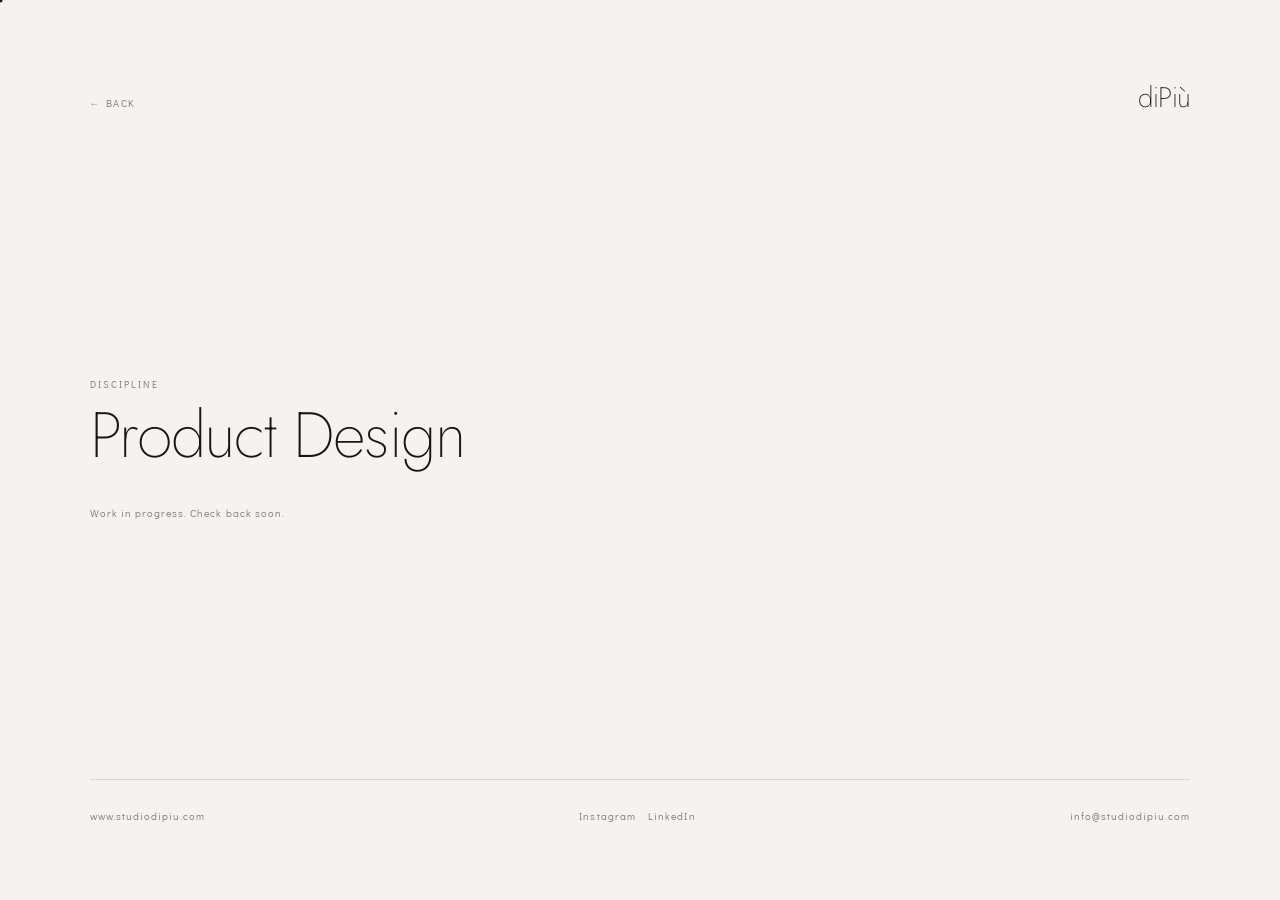
<file: product-design.html>
<!DOCTYPE html>
<html lang="en">
<head>
  <meta charset="UTF-8" />
  <meta name="viewport" content="width=device-width, initial-scale=1.0" />
  <meta name="description" content="Product Design — diPiù studio. Work in progress." />
  <meta name="theme-color" content="#f5f3ef" />
  <title>Product Design — diPiù</title>
  <link rel="preconnect" href="https://fonts.googleapis.com" />
  <link rel="preconnect" href="https://fonts.gstatic.com" crossorigin />
  <link href="https://fonts.googleapis.com/css2?family=Jost:wght@100;200&family=Didact+Gothic&display=swap" rel="stylesheet" />

  <!-- Open Graph -->
  <meta property="og:type"        content="website" />
  <meta property="og:url"         content="https://www.studiodipiu.com/product-design.html" />
  <meta property="og:title"       content="Product Design — diPiù" />
  <meta property="og:description" content="Product Design by diPiù. Work in progress." />
  <meta property="og:image"       content="https://www.studiodipiu.com/og-image.jpg" />

  <!-- Twitter Card -->
  <meta name="twitter:card"        content="summary_large_image" />
  <meta name="twitter:title"       content="Product Design — diPiù" />
  <meta name="twitter:description" content="Product Design by diPiù. Work in progress." />
  <meta name="twitter:image"       content="https://www.studiodipiu.com/og-image.jpg" />

  <link rel="stylesheet" href="style.css" />
  <style>
    .page {
      padding: clamp(2.5rem,6vw,5rem) clamp(2rem,7vw,7rem);
      display: flex;
      flex-direction: column;
      min-height: 100vh;
      gap: clamp(3rem,6vw,5rem);
    }

    header {
      display: flex;
      align-items: baseline;
      justify-content: space-between;
      opacity: 0;
      animation: fadeUp .65s cubic-bezier(.22,1,.36,1) .1s forwards;
    }
    .back {
      font-family: 'Didact Gothic', sans-serif;
      font-size: clamp(.55rem,.9vw,.65rem);
      letter-spacing: .14em;
      text-transform: uppercase;
      color: var(--dim);
      text-decoration: none;
      display: flex;
      align-items: center;
      gap: .5em;
      transition: color .2s;
    }
    .back:hover { color: var(--ink); }
    .back-arrow { font-size: .9em; }
    .wordmark {
      font-family: 'Jost', sans-serif;
      font-weight: 200;
      font-size: clamp(1.1rem,2.2vw,1.8rem);
      letter-spacing: -.02em;
      color: var(--ink);
      text-decoration: none;
    }

    .coming-wrap {
      flex: 1;
      display: flex;
      flex-direction: column;
      justify-content: center;
    }
    .coming-label {
      font-family: 'Didact Gothic', sans-serif;
      font-size: clamp(.52rem,.82vw,.6rem);
      letter-spacing: .22em;
      text-transform: uppercase;
      color: var(--dim);
      margin-bottom: .8rem;
      opacity: 0;
      animation: fadeUp .6s cubic-bezier(.22,1,.36,1) .25s forwards;
    }
    .coming-title {
      font-family: 'Jost', sans-serif;
      font-weight: 200;
      font-size: clamp(2rem,5vw,4.5rem);
      letter-spacing: -.02em;
      line-height: 1;
      color: var(--ink);
    }
    .coming-title .word {
      display: inline-block;
      opacity: 0;
      transform: translateY(14px);
      animation: fadeUp .7s cubic-bezier(.22,1,.36,1) calc(.35s + var(--i) * .17s) forwards;
    }
    .coming-note {
      font-family: 'Didact Gothic', sans-serif;
      font-size: clamp(.55rem,.9vw,.65rem);
      letter-spacing: .1em;
      color: var(--dim);
      margin-top: clamp(1.5rem,3vw,2.5rem);
      opacity: 0;
      animation: fadeUp .7s cubic-bezier(.22,1,.36,1) .7s forwards;
    }

    footer {
      opacity: 0;
      animation: fadeUp .7s cubic-bezier(.22,1,.36,1) .9s forwards;
    }
  </style>
</head>
<body>

<div id="c-ring"></div>
<div id="c-dot"></div>

<div class="page">
  <header>
    <a class="back" href="index.html"><span class="back-arrow">←</span> back</a>
    <a class="wordmark" href="index.html">diPiù</a>
  </header>

  <main class="coming-wrap">
    <p class="coming-label">Discipline</p>
    <h1 class="coming-title">
      <span class="word" style="--i:0">Product</span>
      <span class="word" style="--i:1">Design</span>
    </h1>
    <p class="coming-note">Work in progress. Check back soon.</p>
  </main>

  <footer>
    <span>www.studiodipiu.com</span>
    <div class="footer-social">
      <a href="https://www.instagram.com/studiodipiu" target="_blank" rel="noopener" aria-label="Instagram">Instagram</a>
      <a href="https://www.linkedin.com/company/studiodipiu" target="_blank" rel="noopener" aria-label="LinkedIn">LinkedIn</a>
    </div>
    <a href="mailto:info@studiodipiu.com">info@studiodipiu.com</a>
  </footer>
</div>

<script src="main.js"></script>
</body>
</html>
</file>
<file: style.css>
/* ── RESET ── */
*, *::before, *::after { margin: 0; padding: 0; box-sizing: border-box; }

/* ── VARIABLES ── */
:root {
  --bg:   #f5f3ef;
  --ink:  #181614;
  --dim:  rgba(24,22,20,0.55);
  --line: rgba(24,22,20,0.13);
}

/* ── BASE ── */
html, body {
  min-height: 100%;
  background: var(--bg);
  color: var(--ink);
  -webkit-font-smoothing: antialiased;
  overflow-x: hidden;
  cursor: none;
}

/* ── CURSOR ── */
#c-dot, #c-ring {
  position: fixed;
  pointer-events: none;
  z-index: 9999;
  border-radius: 50%;
  transform: translate(-50%, -50%);
}
#c-dot  { width: 5px; height: 5px; background: var(--ink); }
#c-ring {
  width: 30px; height: 30px;
  border: 1px solid rgba(24,22,20,0.38);
  transition: width .25s ease, height .25s ease, border-color .25s ease;
}
#c-hint {
  position: fixed;
  pointer-events: none;
  z-index: 9999;
  font-family: 'Didact Gothic', sans-serif;
  font-size: .52rem;
  letter-spacing: .14em;
  color: var(--ink);
  opacity: 0;
  transform: translate(14px, -50%);
  transition: opacity .18s;
  white-space: nowrap;
}
#c-hint.show { opacity: 1; }

/* ── FOOTER ── */
footer {
  display: flex;
  justify-content: space-between;
  align-items: flex-end;
  gap: 1rem;
  padding-top: 1.8rem;
  border-top: 1px solid var(--line);
  font-family: 'Didact Gothic', sans-serif;
  font-size: clamp(.55rem,.92vw,.65rem);
  letter-spacing: .1em;
  color: var(--dim);
}
footer a { color: inherit; text-decoration: none; transition: color .2s; }
footer a:hover { color: var(--ink); }

.footer-social {
  display: flex;
  gap: 1.2em;
  align-items: center;
}

/* ── ANIMATION ── */
@keyframes fadeUp { to { opacity: 1; transform: translateY(0); } }

/* ── ACCESSIBILITY ── */
:focus-visible {
  outline: 2px solid var(--ink);
  outline-offset: 3px;
  border-radius: 2px;
}

/* ── SLIDER IMAGE HOVER (grayscale off) ── */
.slide img { transition: filter 0.4s ease; }
.slider-viewport:hover .slide.is-active img { filter: grayscale(0%); }

/* ── MOBILE ── */
@media (max-width: 680px) {
  html, body { cursor: auto; }
  #c-dot, #c-ring, #c-hint { display: none; }
  footer { flex-direction: column; align-items: flex-start; gap: .3rem; }
}
</file>
